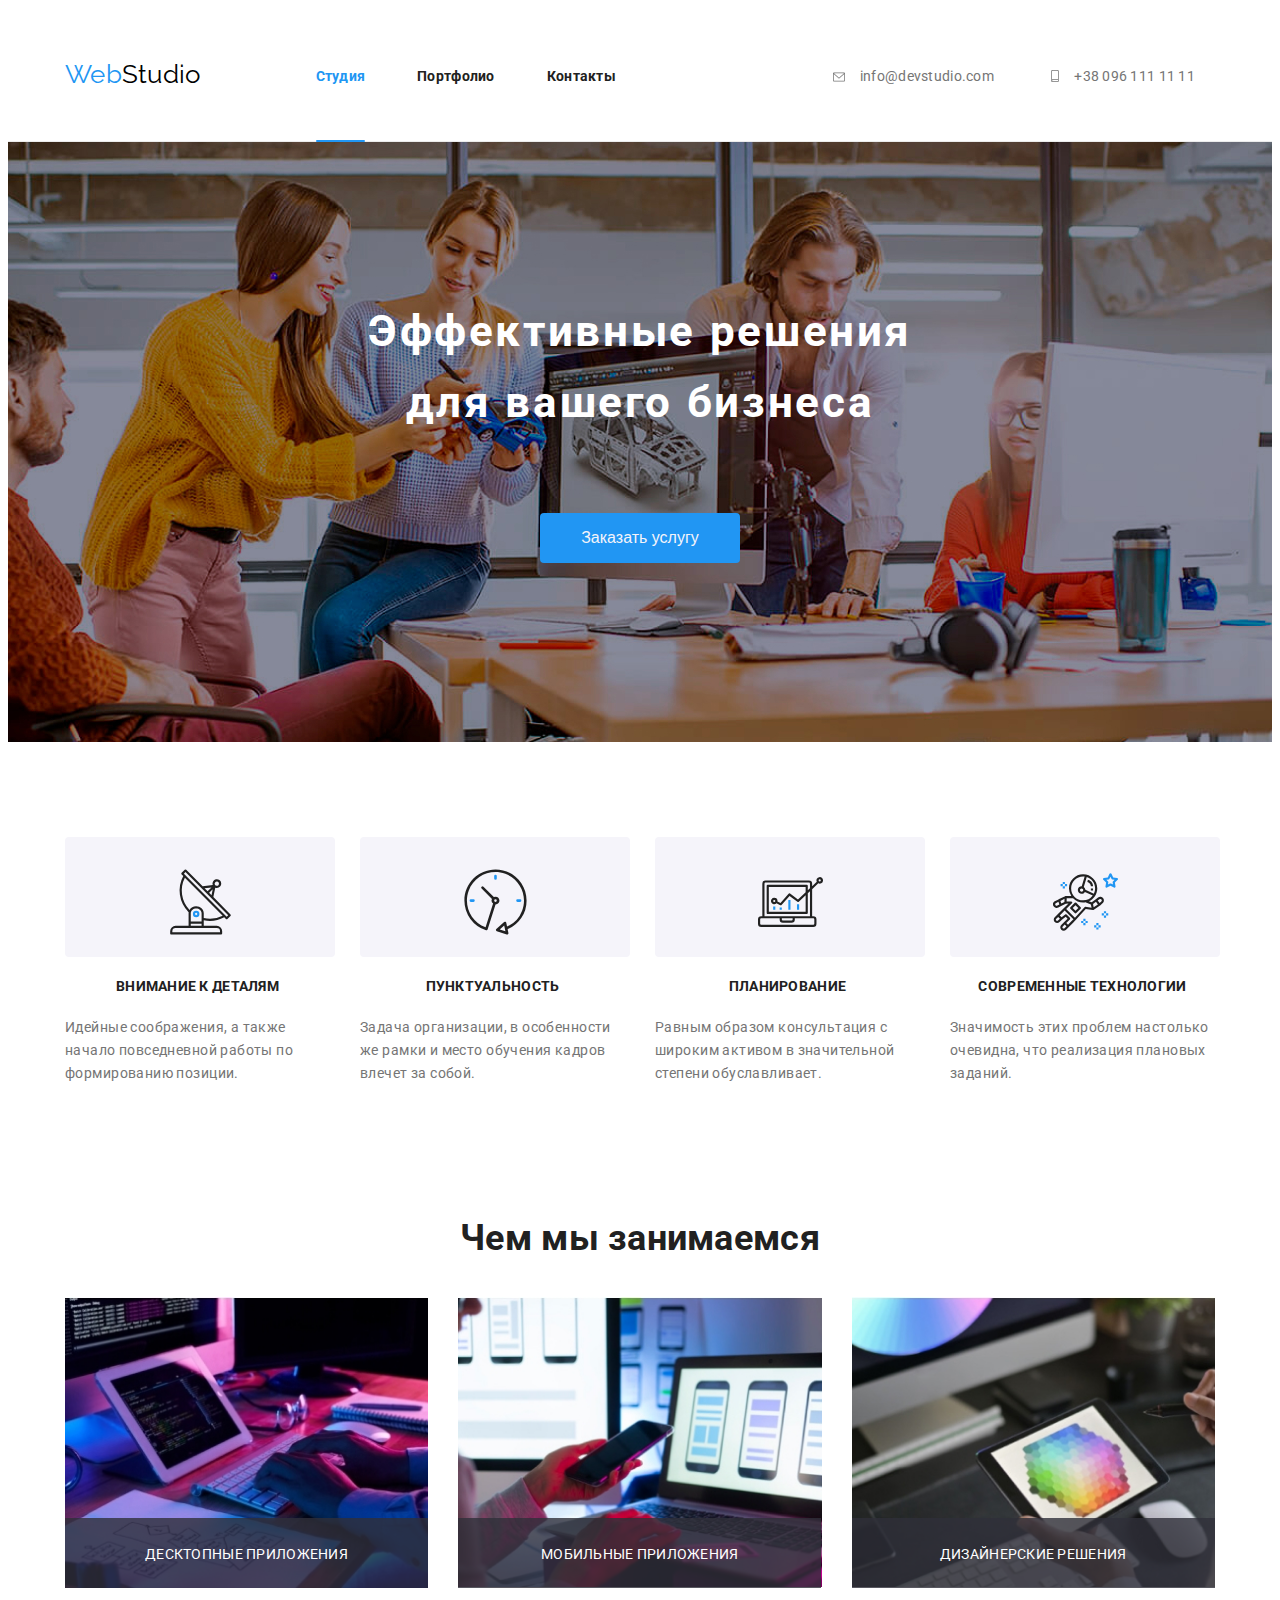
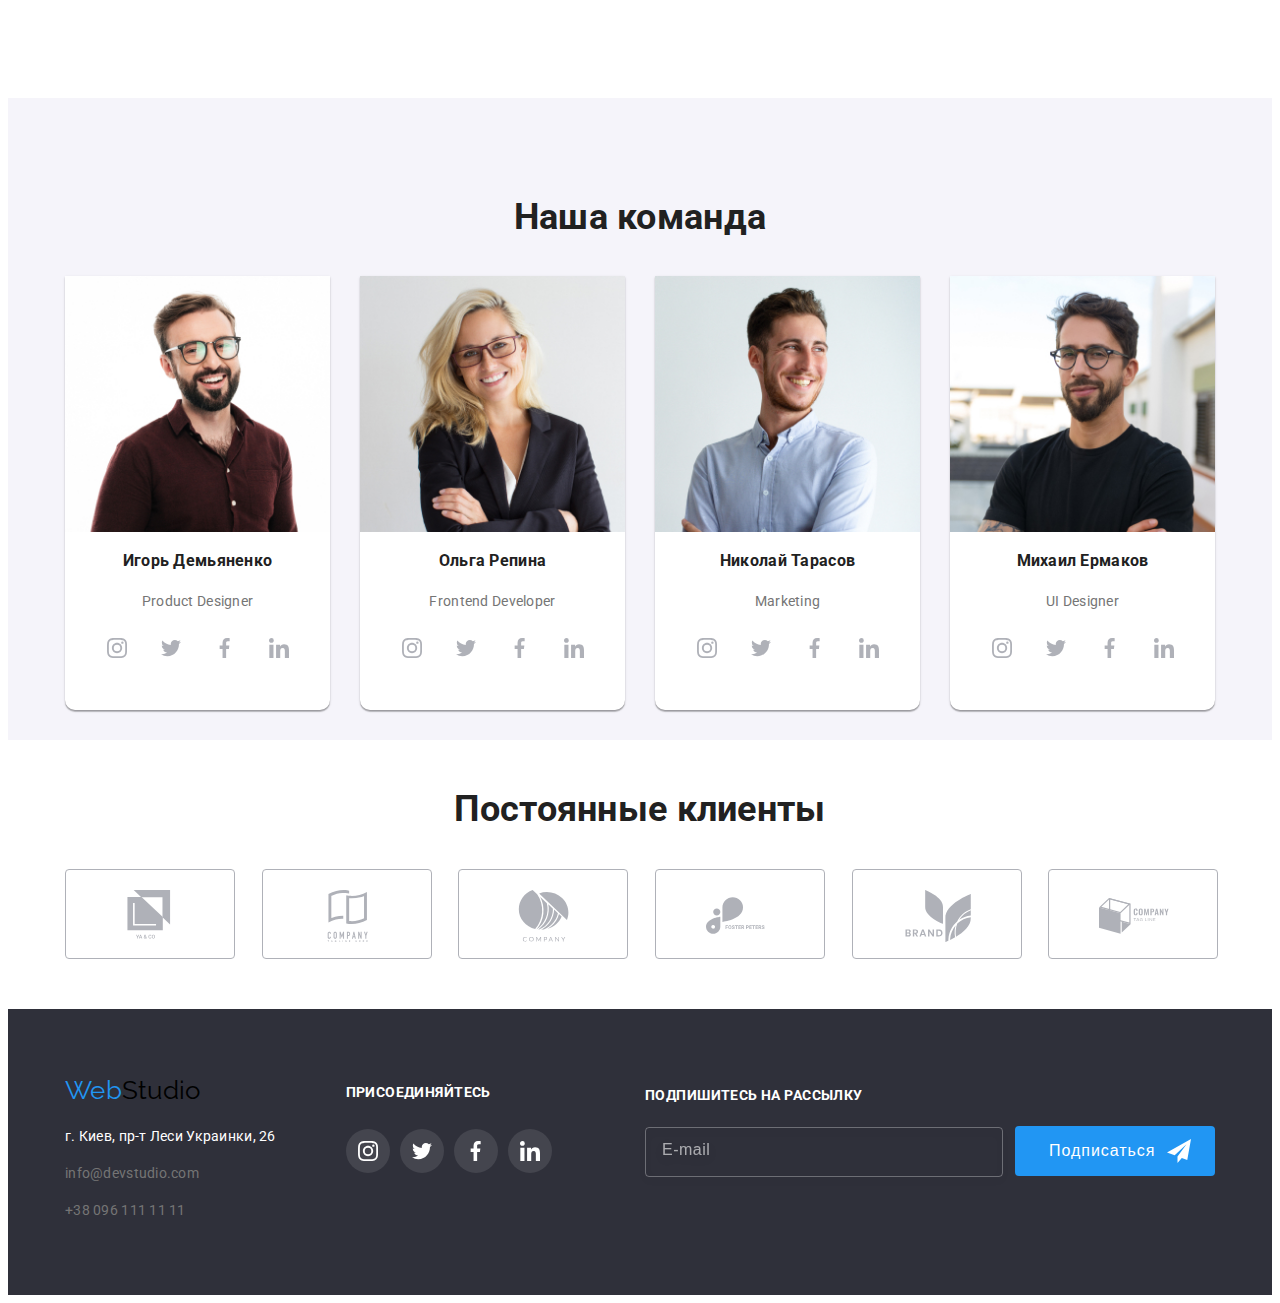
<file: index.html>
<!DOCTYPE html>
<html lang="en">

<head>
    <meta charset="UTF-8">
    <meta name="viewport" content="width=device-width, initial-scale=1.0">
    <title>Web Studio</title>

    <link href="https://fonts.googleapis.com/css2?family=Raleway:wght@700&family=Roboto:wght@400;700&display=swap"
        rel="stylesheet">
    <link rel="stylesheet" href="./sass/utils/_normalize.scss" />
    <link rel="stylesheet" href="./css/main.min.css" />

</head>

<body class="page">
    <header class="page__header">
        <div class="container flexbox">
            <!--site logo-->
            <a class="link" href="./index.html"><span class="logo"><span class="logo__part">Web</span>Studio</span></a>
            <!--mobile menu-->

            <button type="button" class="mobile-menu__btn" aria-expanded="false" data-menu-button>

                <svg aria-label="Переключатель мобильного меню" class="mobile-menu__btn-icon">
                    <use href="./img/speite-for-mobile-menu.svg#close_mobile" class="cross-icon"></use>
                    <use href="./img/speite-for-mobile-menu.svg#menu_mobile" class="menu-icon"></use>
                </svg>
            </button>

            <div class="menu__container" data-menu>

                <div class="menu-navigation">
                    <nav class="navigation">
                        <ul class="list menu">
                            <li class="menu__item">
                                <a class="link" href="./index.html">
                                    <span class="menu__item--active menu--main">Студия</span>
                                </a>
                            </li>
                            <li class="menu__item">
                                <a class="link menu--main" href="./portfolio.html">
                                    <span class="menu--main">Портфолио</span>
                                </a>
                            </li>
                            <li class="menu__item">
                                <a class="link" href="./contact">
                                    <span class="menu--main">Контакты</span>
                                </a>
                            </li>
                        </ul>
                    </nav>
                </div>
                <div class="menu-contacts">
                    <ul class="list menu__contacts-block">
                        <li class="menu__item--mobile">
                            <a class="link menu__contacts-item" href="mailto:info@devstudio.com">
                                <svg class="menu__icon-mail">
                                    <use href="./img/symbol-defs.svg#e-mail"></use>
                                </svg>
                                info@devstudio.com </a>
                        </li>
                        <li class="menu__item--mobile">
                            <a class="link menu__contacts-item" href="tel:+380961111111">
                                <svg class="menu__icon-phone">
                                    <use href="./img/symbol-defs.svg#tel"></use>
                                </svg>
                                +38 096 111 11 11
                            </a>
                        </li>
                    </ul>
                </div>
            </div>

        </div>
    </header>
    <main>
        <!--Slidebar-->
        <section class="hero">
            <div class="container flexbox">
                <div class="hero__slidebar">
                    <h1>Эффективные решения<br>для вашего бизнеса</h1>
                    <button class="btn__main" type="button" data-open-modal>Заказать услугу</button>
                </div>
            </div>
        </section>
        <!--Our advantages-->
        <section class="advantages">
            <div class="container">
                <ul class="list advantages__list">
                    <li class="advantages__item">

                        <div class="advantages__icon-bg">
                            <svg class="advantages__icon">
                                <use href="./img/symbol-defs.svg#antenna"></use>
                            </svg>
                        </div>
                        <h4><span class="advantages--title">
                                Внимание к деталям
                            </span></h4>
                        <p class="advantages--content">Идейные соображения, а также начало повседневной работы по
                            формированию позиции.</p>
                    </li>
                    <li class="advantages__item">
                        <div class="advantages__icon-bg">
                            <svg class="advantages__icon">
                                <use href="./img/symbol-defs.svg#clock"></use>
                            </svg>
                        </div>
                        <h4><span class="advantages--title">Пунктуальность</span></h4>
                        <p class="advantages--content">Задача организации, в особенности же рамки и место обучения
                            кадров влечет за собой.</p>
                    </li>
                    <li class="advantages__item">
                        <div class="advantages__icon-bg">
                            <svg class="advantages__icon">
                                <use href="./img/symbol-defs.svg#diagram"></use>
                            </svg>
                        </div>
                        <h4><span class="advantages--title">Планирование</span></h4>
                        <p class="advantages--content">Равным образом консультация с широким активом в значительной
                            степени обуславливает.</p>
                    </li>
                    <li class="advantages__item">
                        <div class="advantages__icon-bg">
                            <svg class="advantages__icon">
                                <use href="./img/symbol-defs.svg#astronaut"></use>
                            </svg>
                        </div>
                        <h4>
                            <span class="advantages--title">Современные технологии</span>
                        </h4>
                        <p class="advantages--content">Значимость этих проблем настолько очевидна, что реализация
                            плановых заданий.</p>

                    </li>
                </ul>
            </div>
        </section>
        <!--What we do-->
        <section class="services">
            <div class="container">
                <h2>Чем мы занимаемся</h2>
                <ul class="list services__list">
                    <li class="services__item">
                        <img src="./img/img-what-we-do-01.jpg" width="370" alt="Десктопные приложения">
                        <div class="services__text  services__title">
                            <span>Десктопные приложения</span>
                        </div>
                    </li>
                    <li class="services__item">
                        <img src="./img/img-what-we-do-02.jpg" width="370" alt="Мобильные приложения">
                        <div class="services__text services__title">
                            <span>Мобильные приложения</span>
                        </div>
                    </li>
                    <li class="services__item">
                        <img src="./img/img-what-we-do-03.jpg" width="370" alt="Дизайнерские решения">
                        <div class="services__text  services__title">
                            <span>Дизайнерские решения</span>
                        </div>
                    </li>
                </ul>
            </div>
        </section>
        <!--Our team-->
        <section class="section team">
            <div class="container">
                <h2>Наша команда</h2>
                <ul class="list team__list">
                    <li class="team__item">
                        <div class="team__name team__card">
                            <picture>
                                <source srcset="./img/desktop/team-01.jpg 1x, ./img/desktop/team-01@2x.jpg 2x"
                                    media="(min-width: 1200px)" />
                                <source srcset="./img/tablet/team-01.jpg 1x, ./img/tablet/team-01@2x.jpg 2x"
                                    media="(min-width: 768px)" />
                                <source srcset="./img/mobile/team-01.jpg 1x, ./img/mobile/team-01@2x.jpg 2x"
                                    media="(max-width: 767px)" />
                                <img src="./img/desktop/team-01.jpg" width="450"
                                    alt="Игорь Демьяненко - Product Designer" />
                            </picture>
                            <h3><span>Игорь Демьяненко</span></h3>
                            <p>Product Designer</p>
                            <div class="sl-card">
                                <ul class="list sl-icon__list">
                                    <li class="sl-icon__item">
                                        <a class="sl-icon__link" href="https://www.instagram.com" target="_blank">
                                            <svg class="sl-icon">
                                                <use href="./img/symbol-defs.svg#instagram"></use>
                                            </svg>
                                        </a>
                                    </li>
                                    <li class="sl-icon__item">
                                        <a class="sl-icon__link" href="https://twitter.com" target="_blank">
                                            <svg class="sl-icon">
                                                <use href="./img/symbol-defs.svg#twitter"></use>
                                            </svg>
                                        </a>
                                    </li>
                                    <li class="sl-icon__item">
                                        <a class="sl-icon__link" href="https://www.facebook.com" target="_blank">
                                            <svg class="sl-icon">
                                                <use href="./img/symbol-defs.svg#facebook"></use>
                                            </svg>
                                        </a>
                                    </li>
                                    <li class="sl-icon__item">
                                        <a class="sl-icon__link" href="https://www.linkedin.com" target="_blank">
                                            <svg class="sl-icon">
                                                <use href="./img/symbol-defs.svg#linkedin"></use>
                                            </svg>
                                        </a>
                                    </li>
                                </ul>

                            </div>
                        </div>
                    </li>
                    <li class="team__item">
                        <div class="team__name team__card">
                            <picture>
                                <source srcset="./img/desktop/team-02.jpg 1x, ./img/desktop/team-02@2x.jpg 2x"
                                    media="(min-width: 1200px)" />
                                <source srcset="./img/tablet/team-02.jpg 1x, ./img/tablet/team-02@2x.jpg 2x"
                                    media="(min-width: 768px)" />
                                <source srcset="./img/mobile/team-02.jpg 1x, ./img/mobile/team-02@2x.jpg 2x"
                                    media="(max-width: 767px)" />
                                <img src="./img/desktop/team-02.jpg" width="450"
                                    alt="Ольга Репина - Frontend Developer" />
                            </picture>

                            <h3><span>Ольга Репина</span></h3>
                            <p>Frontend Developer</p>
                            <div class="sl-card">
                                <ul class="list sl-icon__list">
                                    <li class="sl-icon__item">
                                        <a class="sl-icon__link" href="https://www.instagram.com" target="_blank">
                                            <svg class="sl-icon">
                                                <use href="./img/symbol-defs.svg#instagram"></use>
                                            </svg>
                                        </a>
                                    </li>
                                    <li class="sl-icon__item">
                                        <a class="sl-icon__link" href="https://twitter.com" target="_blank">
                                            <svg class="sl-icon">
                                                <use href="./img/symbol-defs.svg#twitter"></use>
                                            </svg>
                                        </a>
                                    </li>
                                    <li class="sl-icon__item">
                                        <a class="sl-icon__link" href="https://www.facebook.com" target="_blank">
                                            <svg class="sl-icon">
                                                <use href="./img/symbol-defs.svg#facebook"></use>
                                            </svg>
                                        </a>
                                    </li>
                                    <li class="sl-icon__item">
                                        <a class="sl-icon__link" href="https://www.linkedin.com" target="_blank">
                                            <svg class="sl-icon">
                                                <use href="./img/symbol-defs.svg#linkedin"></use>
                                            </svg>
                                        </a>
                                    </li>
                                </ul>

                            </div>
                        </div>
                    </li>
                    <li class="team__item">
                        <div class="team__name team__card">
                            <picture>
                                <source srcset="./img/desktop/team-03.jpg 1x, ./img/desktop/team-03@2x.jpg 2x"
                                    media="(min-width: 1200px)" />
                                <source srcset="./img/tablet/team-03.jpg 1x, ./img/tablet/team-03@2x.jpg 2x"
                                    media="(min-width: 768px)" />
                                <source srcset="./img/mobile/team-03.jpg 1x, ./img/mobile/team-03@2x.jpg 2x"
                                    media="(max-width: 767px)" />
                                <img src="./img/desktop/team-03.jpg" width="450" alt="Николай Тарасов - Marketing" />
                            </picture>

                            <h3><span>Николай Тарасов</span></h3>
                            <p>Marketing</p>
                            <div class="sl-card">
                                <ul class="list sl-icon__list">
                                    <li class="sl-icon__item">
                                        <a class="sl-icon__link" href="https://www.instagram.com" target="_blank">
                                            <svg class="sl-icon">
                                                <use href="./img/symbol-defs.svg#instagram"></use>
                                            </svg>
                                        </a>
                                    </li>
                                    <li class="sl-icon__item">
                                        <a class="sl-icon__link" href="https://twitter.com" target="_blank">
                                            <svg class="sl-icon">
                                                <use href="./img/symbol-defs.svg#twitter"></use>
                                            </svg>
                                        </a>
                                    </li>
                                    <li class="sl-icon__item">
                                        <a class="sl-icon__link" href="https://www.facebook.com" target="_blank">
                                            <svg class="sl-icon">
                                                <use href="./img/symbol-defs.svg#facebook"></use>
                                            </svg>
                                        </a>
                                    </li>
                                    <li class="sl-icon__item">
                                        <a class="sl-icon__link" href="https://www.linkedin.com" target="_blank">
                                            <svg class="sl-icon">
                                                <use href="./img/symbol-defs.svg#linkedin"></use>
                                            </svg>
                                        </a>
                                    </li>
                                </ul>

                            </div>
                        </div>
                    </li>
                    <li class="team__item">
                        <div class="team__name team__card">
                            <picture>
                                <source srcset="./img/desktop/team-04.jpg 1x, ./img/desktop/team-04@2x.jpg 2x"
                                    media="(min-width: 1200px)" />
                                <source srcset="./img/tablet/team-04.jpg 1x, ./img/tablet/team-04@2x.jpg 2x"
                                    media="(min-width: 768px)" />
                                <source srcset="./img/mobile/team-04.jpg 1x, ./img/mobile/team-04@2x.jpg 2x"
                                    media="(max-width: 767px)" />
                                <img src="./img/desktop/team-04.jpg" width="450" alt="Михаил Ермаков - UI Designer" />
                            </picture>

                            <h3><span>Михаил Ермаков</span></h3>
                            <p>UI Designer</p>
                            <div class="sl-card">
                                <ul class="list sl-icon__list">
                                    <li class="sl-icon__item">
                                        <a class="sl-icon__link" href="https://www.instagram.com" target="_blank">
                                            <svg class="sl-icon">
                                                <use href="./img/symbol-defs.svg#instagram"></use>
                                            </svg>
                                        </a>
                                    </li>
                                    <li class="sl-icon__item">
                                        <a class="sl-icon__link" href="https://twitter.com" target="_blank">
                                            <svg class="sl-icon">
                                                <use href="./img/symbol-defs.svg#twitter"></use>
                                            </svg>
                                        </a>
                                    </li>
                                    <li class="sl-icon__item">
                                        <a class="sl-icon__link" href="https://www.facebook.com" target="_blank">
                                            <svg class="sl-icon">
                                                <use href="./img/symbol-defs.svg#facebook"></use>
                                            </svg>
                                        </a>
                                    </li>
                                    <li class="sl-icon__item">
                                        <a class="sl-icon__link" href="https://www.linkedin.com" target="_blank">
                                            <svg class="sl-icon">
                                                <use href="./img/symbol-defs.svg#linkedin"></use>
                                            </svg>
                                        </a>
                                    </li>
                                </ul>

                            </div>
                        </div>
                    </li>
                </ul>
            </div>
        </section>
        <!--Regular customers-->
        <section class="customers">
            <div class="container">
                <h2 class="customers-title">Постоянные клиенты</h2>
                <ul class="list customers__list">
                    <li class="customers__item">
                        <a class="customers__link" href="#">
                            <svg class="customers__logo">
                                <use href="./img/sprite-customers.svg#customers-logo-01"></use>
                            </svg>
                        </a>
                    </li>
                    <li class="customers__item">
                        <a class="customers__link" href="">
                            <svg class="customers__logo">
                                <use href="./img/sprite-customers.svg#customers-logo-02"></use>
                            </svg>
                        </a>
                    </li>
                    <li class="customers__item">
                        <a class="customers__link" href="#">
                            <svg class="customers__logo">
                                <use href="./img/sprite-customers.svg#customers-logo-03"></use>
                            </svg>
                        </a>
                    </li>
                    <li class="customers__item">
                        <a class="customers__link" href="#">
                            <svg class="customers__logo">
                                <use href="./img/sprite-customers.svg#customers-logo-04"></use>
                            </svg>
                        </a>
                    </li>
                    <li class="customers__item">
                        <a class="customers__link" href="#">
                            <svg class="customers__logo">
                                <use href="./img/sprite-customers.svg#customers-logo-05"></use>
                            </svg>
                        </a>
                    </li>
                    <li class="customers__item">
                        <a class="customers__link" href="#">
                            <svg class="customers__logo">
                                <use href="./img/sprite-customers.svg#customers-logo-06"></use>
                            </svg>
                        </a>
                    </li>
                </ul>
            </div>
        </section>
    </main>

    <footer>
        <div class="container flexbox footer">
            <address class="address">

                <a class="link" href="./index.html">
                    <span class="logo"><span class="logo__part">Web</span>Studio</span>
                </a>
                <p>
                    <span class="address__text">г. Киев, пр-т Леси Украинки, 26</span>
                </p>
                <p>
                    <a class="link" href="mailto:info@devstudio.com">
                        <span class="address__text-link">info@devstudio.com</span>
                    </a>
                </p>
                <p>
                    <a class="link" href="tel:+380961111111">
                        <span class="address__text-link">+38 096 111 11 11</span>
                    </a>
                </p>

            </address>
            <div class="container sl">
                <span class="sl__title">присоединяйтесь</span>
                <ul class="list sl__list">
                    <li class="sl-icon__item">
                        <a class="sl__footer-link" href="https://www.instagram.com" target="_blank">
                            <svg class="sl__footer-icon">
                                <use href="./img/symbol-defs.svg#instagram"></use>
                            </svg>
                        </a>
                    </li>
                    <li class="sl-icon__item">
                        <a class="sl__footer-link" href="https://twitter.com" target="_blank">
                            <svg class="sl__footer-icon">
                                <use href="./img/symbol-defs.svg#twitter"></use>
                            </svg>
                        </a>
                    </li>
                    <li class="sl-icon__item">
                        <a class="sl__footer-link" href="https://www.facebook.com" target="_blank">
                            <svg class="sl__footer-icon">
                                <use href="./img/symbol-defs.svg#facebook"></use>
                            </svg>
                        </a>
                    </li>
                    <li class="sl-icon__item">
                        <a class="sl__footer-link" href="https://www.linkedin.com" target="_blank">
                            <svg class="sl__footer-icon">
                                <use href="./img/symbol-defs.svg#linkedin"></use>
                            </svg>
                        </a>
                    </li>
                </ul>

            </div>
            <div>
                <form class="form-footer">
                    <label>
                        <span class="form-footer__title">Подпишитесь на рассылку</span>
                        <div class="form-footer__field">
                            <input type="email" name="user-email" class="form-footer--hint" placeholder="E-mail" />
                        </div>
                    </label>
                    <button type="submit" class="btn__submit">
                        <span class="btn__submit-text">Подписаться</span>
                        <svg class="form-footer__icon">
                            <use href="./img/speite-for-forms.svg#modal-send-icon"></use>
                        </svg>
                    </button>
                </form>
            </div>
        </div>

    </footer>
    <div class="backdrop is-hidden" data-backdrop>
        <!--<div class="backdrop" data-backdrop>-->
        <div class="container">
            <div class="modal">
                <button class="modal__btn" data-close-modal>
                    <svg class="modal__btn-close">
                        <use href="./img/speite-for-forms.svg#btn-close"></use>
                    </svg>
                </button>

                <form class="feedback-form">
                    <div class="feedback-form__title">Оставьте свои данные, мы вам перезвоним</div>
                    <label for="user-name" class="feedback-form__field--label">
                        <span class="feedback-form__field--title">Имя</span>
                        <div class="feedback-form__field">
                            <input type="text" name="user-name" id="user-name" class="feedback-form__input" required />
                            <svg class="feedback-form__icon">
                                <use href="./img/speite-for-forms.svg#modal-name-icon"></use>
                            </svg>
                        </div>
                    </label>
                    <label for="user-phone" class="feedback-form__field--label">
                        <span class="feedback-form__field--title">Телефон</span>
                        <div class="feedback-form__field">
                            <input type="tel" name="user-phone" id="user-phone" class="feedback-form__input" required />
                            <svg class="feedback-form__icon">
                                <use href="./img/speite-for-forms.svg#modal-phone-icon"></use>
                            </svg>
                        </div>
                    </label>
                    <label for="user-email" class="feedback-form__field--label">
                        <span class="feedback-form__field--title">Почта</span>
                        <div class="feedback-form__field">
                            <input type="email" name="user-email" id="user-email" class="feedback-form__input"
                                required />
                            <svg class="feedback-form__icon">
                                <use href="./img/speite-for-forms.svg#modal-mail-icon"></use>
                            </svg>
                        </div>
                    </label>
                    <label>
                        <span class="feedback-form__field--title">Комментарий</span>
                        <div class="feedback-form__field-message">
                            <textarea name="user-message" class="feedback-form__field-message--comment"
                                placeholder="Введите текст" rows="3"></textarea>
                        </div>
                    </label>
                    <div class="modal-checkbox">
                        <label for="checkbox" class="modal-checkbox__label">

                            <input type="checkbox" class="checkbox is-hidden" id="checkbox" checked />

                            <svg class="modal-checkbox__icon">
                                <use href="./img/speite-for-forms.svg#modal-yes-icon"></use>
                            </svg>

                            <div class="modal-checkbox__agree">Соглашаюсь с рассылкой и принимаю
                                <a class="modal-checkbox--text" href=""><span
                                        class="modal-checkbox--link-agree"><u>Условия договора</u></span></a>
                            </div>
                        </label>
                    </div>

                    <button type="submit" class="feedback-form__btn-submit">
                        <span class="feedback-form__btn-submit-text">Отправить</span></button>
                </form>
            </div>
        </div>
    </div>
    <script>
        const refs = {
            openModalBtn: document.querySelector("[data-open-modal]"),
            closeModalBtn: document.querySelector("[data-close-modal]"),
            backdrop: document.querySelector("[data-backdrop]"),
        };
        refs.openModalBtn.addEventListener("click", toggleModal);
        refs.closeModalBtn.addEventListener("click", toggleModal);

        refs.backdrop.addEventListener("click", logBackdropClick);

        function toggleModal() {
            refs.backdrop.classList.toggle("is-hidden");
        }
        function logBackdropClick() {
            console.log("Click");
        }

    </script>
    <script>
        (() => {
            const menuBtnRef = document.querySelector(" [data-menu-button] ");
            const mobileMenuRef = document.querySelector(" [data-menu] ");
            menuBtnRef.addEventListener("click", () => {
                const expanded = menuBtnRef.getAttribute("aria-expanded") === "true" || false;

                menuBtnRef.classList.toggle("is-open");
                menuBtnRef.setAttribute("aria-expanded", !expanded);

                mobileMenuRef.classList.toggle("is-open");

            })
        })();
    </script>
</body>

</html>
</file>
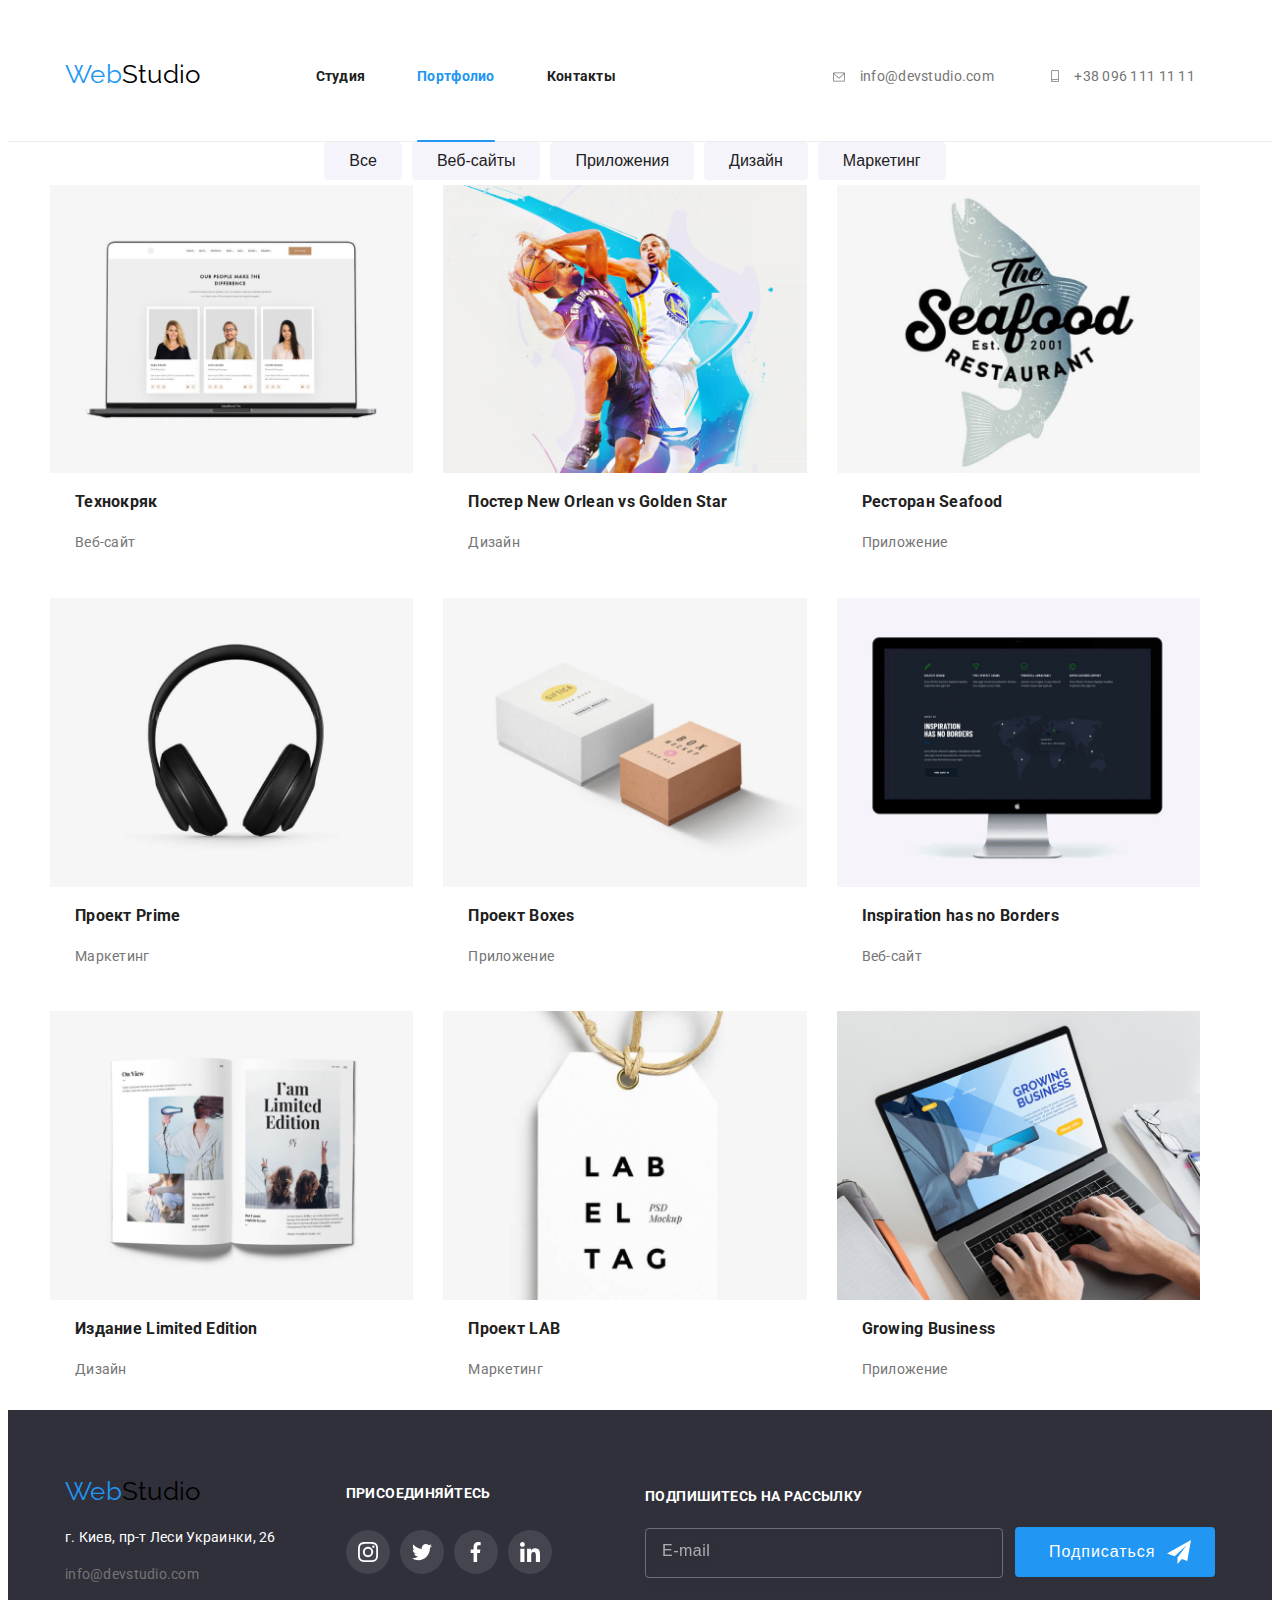
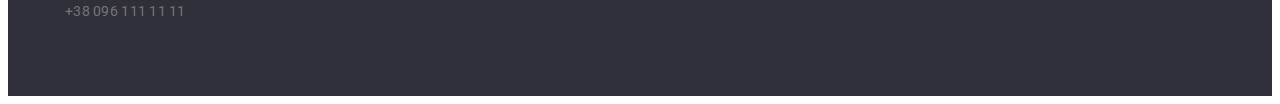
<file: portfolio.html>
<!DOCTYPE html>
<html lang="en">

<head>
    <meta charset="UTF-8">
    <meta name="viewport" content="width=device-width, initial-scale=1.0">
    <title>Web Studio</title>
    <link href="https://fonts.googleapis.com/css2?family=Raleway:wght@700&family=Roboto:wght@400;700&display=swap"
        rel="stylesheet">
    <link rel="stylesheet" href="./sass/utils/_normalize.scss" />
    <link rel="stylesheet" href="./css/main.min.css" />

</head>

<body>
    <header class="page__header">
        <div class="container flexbox">
            <!--site logo-->
            <a class="link" href="./index.html"><span class="logo"><span class="logo__part">Web</span>Studio</span></a>
            <!--mobile menu-->

            <button type="button" class="mobile-menu__btn" aria-expanded="false" data-menu-button>

                <svg aria-label="Переключатель мобильного меню" class="mobile-menu__btn-icon">
                    <use href="./img/speite-for-mobile-menu.svg#close_mobile" class="cross-icon"></use>
                    <use href="./img/speite-for-mobile-menu.svg#menu_mobile" class="menu-icon"></use>
                </svg>
            </button>

            <div class="menu__container" data-menu>

                <div class="menu-navigation">
                    <nav class="navigation">
                        <ul class="list menu">
                            <li class="menu__item">
                                <a class="link" href="./index.html">
                                    <span class="menu--main">Студия</span>
                                </a>
                            </li>
                            <li class="menu__item">
                                <a class="link menu--main" href="./portfolio.html">
                                    <span class="menu__item--active menu--main">Портфолио</span>
                                </a>
                            </li>
                            <li class="menu__item">
                                <a class="link" href="./contact">
                                    <span class="menu--main">Контакты</span>
                                </a>
                            </li>
                        </ul>
                    </nav>
                </div>
                <div class="menu-contacts">
                    <ul class="list menu__contacts-block">
                        <li class="menu__item--mobile">
                            <a class="link menu__contacts-item" href="mailto:info@devstudio.com">
                                <svg class="menu__icon-mail">
                                    <use href="./img/symbol-defs.svg#e-mail"></use>
                                </svg>
                                info@devstudio.com </a>
                        </li>
                        <li class="menu__item--mobile">
                            <a class="link menu__contacts-item" href="tel:+380961111111">
                                <svg class="menu__icon-phone">
                                    <use href="./img/symbol-defs.svg#tel"></use>
                                </svg>
                                +38 096 111 11 11
                            </a>
                        </li>
                    </ul>
                </div>
            </div>

        </div>
    </header>
    <main>
        <div class="content">
            <!--Sorter-->
            <section class="container">

                <div class="sorter">
                    <ul class="list sorter">
                        <li>
                            <button type="button" class="btn">Все</button>
                        </li>
                        <li>
                            <button type="button" class="btn">Веб-сайты</button>
                        </li>
                        <li>
                            <button type="button" class="btn">Приложения</button>
                        </li>
                        <li>
                            <button type="button" class="btn">Дизайн</button>
                        </li>
                        <li>
                            <button type="button" class="btn">Маркетинг</button>
                        </li>
                    </ul>
                </div>

            </section>

            <section>
                <div class="container">
                    <ul class="list projects">
                        <li class="projects__item">
                            <div class="project__card">
                                <div class="project__img">
                                    <picture>
                                        <source
                                            srcset="./img/desktop/portfolio-projects-img-01.jpg 1x, ./img/desktop/portfolio-projects-img-01@2x.jpg 2x"
                                            media="(min-width: 1200px)" />
                                        <source
                                            srcset="./img/tablet/portfolio-projects-img-01.jpg 1x, ./img/tablet/portfolio-projects-img-01@2x.jpg 2x"
                                            media="(min-width: 768px)" />
                                        <source
                                            srcset="./img/mobile/portfolio-projects-img-01.jpg 1x, ./img/mobile/portfolio-projects-img-01@2x.jpg 2x"
                                            media="(max-width: 767px)" />
                                        <img src="./img/desktop/portfolio-projects-img-01.jpg" width="450"
                                            alt="Технокряк" />
                                    </picture>

                                    <div class="project__overlay">
                                        <p class="project__overlay-text">Технокряк это современная площадка
                                            распространения коронавируса. Компании
                                            используют эту платформу для цифрового
                                            шпионажа и атак на защищённые сервера конкурентов.</p>
                                    </div>
                                </div>
                                <div class="project__caption">
                                    <h3>Технокряк</h3>
                                    <p>Веб-сайт</p>
                                </div>
                            </div>
                        </li>
                        <li class="projects__item">
                            <div class="project__card">
                                <div class="project__img">
                                    <picture>
                                        <source
                                            srcset="./img/desktop/portfolio-projects-img-02.jpg 1x, ./img/desktop/portfolio-projects-img-02@2x.jpg 2x"
                                            media="(min-width: 1200px)" />
                                        <source
                                            srcset="./img/tablet/portfolio-projects-img-02.jpg 1x, ./img/tablet/portfolio-projects-img-02@2x.jpg 2x"
                                            media="(min-width: 768px)" />
                                        <source
                                            srcset="./img/mobile/portfolio-projects-img-02.jpg 1x, ./img/mobile/portfolio-projects-img-02@2x.jpg 2x"
                                            media="(max-width: 767px)" />
                                        <img src="./img/desktop/portfolio-projects-img-02.jpg" width="450"
                                            alt="Постер New Orlean vs Golden Star" />
                                    </picture>

                                </div>
                                <div class="project__caption">
                                    <h3>Постер New Orlean vs Golden Star</h3>
                                    <p>Дизайн</p>
                                </div>
                            </div>
                        </li>
                        <li class="projects__item">
                            <div class="project__card">
                                <div class="project__img">
                                    <picture>
                                        <source
                                            srcset="./img/desktop/portfolio-projects-img-03.jpg 1x, ./img/desktop/portfolio-projects-img-03@2x.jpg 2x"
                                            media="(min-width: 1200px)" />
                                        <source
                                            srcset="./img/tablet/portfolio-projects-img-03.jpg 1x, ./img/tablet/portfolio-projects-img-03@2x.jpg 2x"
                                            media="(min-width: 768px)" />
                                        <source
                                            srcset="./img/mobile/portfolio-projects-img-03.jpg 1x, ./img/mobile/portfolio-projects-img-03@2x.jpg 2x"
                                            media="(max-width: 767px)" />
                                        <img src="./img/desktop/portfolio-projects-img-03.jpg" width="450"
                                            alt="Ресторан Seafood" />
                                    </picture>

                                </div>
                                <div class="project__caption">
                                    <h3>Ресторан Seafood</h3>
                                    <p>Приложение</p>
                                </div>
                            </div>
                        </li>
                        <li class="projects__item">
                            <div class="project__card">
                                <div class="project__img">
                                    <picture>
                                        <source
                                            srcset="./img/desktop/portfolio-projects-img-04.jpg 1x, ./img/desktop/portfolio-projects-img-04@2x.jpg 2x"
                                            media="(min-width: 1200px)" />
                                        <source
                                            srcset="./img/tablet/portfolio-projects-img-04.jpg 1x, ./img/tablet/portfolio-projects-img-04@2x.jpg 2x"
                                            media="(min-width: 768px)" />
                                        <source
                                            srcset="./img/mobile/portfolio-projects-img-04.jpg 1x, ./img/mobile/portfolio-projects-img-04@2x.jpg 2x"
                                            media="(max-width: 767px)" />
                                        <img src="./img/desktop/portfolio-projects-img-04.jpg" width="450"
                                            alt="Проект Prime" />
                                    </picture>

                                </div>
                                <div class="project__caption">
                                    <h3>Проект Prime</h3>
                                    <p>Маркетинг</p>
                                </div>
                            </div>
                        </li>
                        <li class="projects__item">
                            <div class="project__card">
                                <div class="project__img">
                                    <picture>
                                        <source
                                            srcset="./img/desktop/portfolio-projects-img-05.jpg 1x, ./img/desktop/portfolio-projects-img-05@2x.jpg 2x"
                                            media="(min-width: 1200px)" />
                                        <source
                                            srcset="./img/tablet/portfolio-projects-img-05.jpg 1x, ./img/tablet/portfolio-projects-img-05@2x.jpg 2x"
                                            media="(min-width: 768px)" />
                                        <source
                                            srcset="./img/mobile/portfolio-projects-img-05.jpg 1x, ./img/mobile/portfolio-projects-img-05@2x.jpg 2x"
                                            media="(max-width: 767px)" />
                                        <img src="./img/desktop/portfolio-projects-img-05.jpg" width="450"
                                            alt="Проект Boxes" />
                                    </picture>

                                </div>
                                <div class="project__caption">
                                    <h3>Проект Boxes</h3>
                                    <p>Приложение</p>
                                </div>
                            </div>
                        </li>
                        <li class="projects__item">
                            <div class="project__card">
                                <div class="project__img">
                                    <picture>
                                        <source
                                            srcset="./img/desktop/portfolio-projects-img-06.jpg 1x, ./img/desktop/portfolio-projects-img-06@2x.jpg 2x"
                                            media="(min-width: 1200px)" />
                                        <source
                                            srcset="./img/tablet/portfolio-projects-img-06.jpg 1x, ./img/tablet/portfolio-projects-img-06@2x.jpg 2x"
                                            media="(min-width: 768px)" />
                                        <source
                                            srcset="./img/mobile/portfolio-projects-img-06.jpg 1x, ./img/mobile/portfolio-projects-img-06@2x.jpg 2x"
                                            media="(max-width: 767px)" />
                                        <img src="./img/desktop/portfolio-projects-img-06.jpg" width="450"
                                            alt="Inspiration has no Borders" />
                                    </picture>

                                </div>
                                <div class="project__caption">
                                    <h3>Inspiration has no Borders</h3>
                                    <p>Веб-сайт</p>
                                </div>
                            </div>
                        </li>
                        <li class="projects__item">
                            <div class="project__card">
                                <div class="project__img">
                                    <picture>
                                        <source
                                            srcset="./img/desktop/portfolio-projects-img-07.jpg 1x, ./img/desktop/portfolio-projects-img-07@2x.jpg 2x"
                                            media="(min-width: 1200px)" />
                                        <source
                                            srcset="./img/tablet/portfolio-projects-img-07.jpg 1x, ./img/tablet/portfolio-projects-img-07@2x.jpg 2x"
                                            media="(min-width: 768px)" />
                                        <source
                                            srcset="./img/mobile/portfolio-projects-img-07.jpg 1x, ./img/mobile/portfolio-projects-img-07@2x.jpg 2x"
                                            media="(max-width: 767px)" />
                                        <img src="./img/desktop/portfolio-projects-img-07.jpg" width="450"
                                            alt="Издание Limited Edition" />
                                    </picture>

                                </div>
                                <div class="project__caption">
                                    <h3>Издание Limited Edition</h3>
                                    <p>Дизайн</p>
                                </div>
                            </div>
                        </li>
                        <li class="projects__item">
                            <div class="project__card">
                                <div class="project__img">
                                    <picture>
                                        <source
                                            srcset="./img/desktop/portfolio-projects-img-08.jpg 1x, ./img/desktop/portfolio-projects-img-08@2x.jpg 2x"
                                            media="(min-width: 1200px)" />
                                        <source
                                            srcset="./img/tablet/portfolio-projects-img-08.jpg 1x, ./img/tablet/portfolio-projects-img-08@2x.jpg 2x"
                                            media="(min-width: 768px)" />
                                        <source
                                            srcset="./img/mobile/portfolio-projects-img-08.jpg 1x, ./img/mobile/portfolio-projects-img-08@2x.jpg 2x"
                                            media="(max-width: 767px)" />
                                        <img src="./img/desktop/portfolio-projects-img-08.jpg" width="450"
                                            alt="Проект LAB" />
                                    </picture>

                                </div>
                                <div class="project__caption">
                                    <h3>Проект LAB</h3>
                                    <p>Маркетинг</p>
                                </div>
                            </div>
                        </li>
                        <li class="projects__item">
                            <div class="project__card">
                                <div class="project__img">
                                    <picture>
                                        <source
                                            srcset="./img/desktop/portfolio-projects-img-09.jpg 1x, ./img/desktop/portfolio-projects-img-09@2x.jpg 2x"
                                            media="(min-width: 1200px)" />
                                        <source
                                            srcset="./img/tablet/portfolio-projects-img-09.jpg 1x, ./img/tablet/portfolio-projects-img-09@2x.jpg 2x"
                                            media="(min-width: 768px)" />
                                        <source
                                            srcset="./img/mobile/portfolio-projects-img-09.jpg 1x, ./img/mobile/portfolio-projects-img-09@2x.jpg 2x"
                                            media="(max-width: 767px)" />
                                        <img src="./img/desktop/portfolio-projects-img-09.jpg" width="450"
                                            alt="Growing Business" />
                                    </picture>

                                </div>
                                <div class="project__caption">
                                    <h3>Growing Business</h3>
                                    <p>Приложение</p>
                                </div>
                            </div>
                        </li>
                    </ul>
                </div>
            </section>
        </div>
    </main>
    <footer>
        <div class="container flexbox footer">
            <address class="address">

                <a class="link" href="./index.html">
                    <span class="logo"><span class="logo__part">Web</span>Studio</span>
                </a>
                <p>
                    <span class="address__text">г. Киев, пр-т Леси Украинки, 26</span>
                </p>
                <p>
                    <a class="link" href="mailto:info@devstudio.com">
                        <span class="address__text-link">info@devstudio.com</span>
                    </a>
                </p>
                <p>
                    <a class="link" href="tel:+380961111111">
                        <span class="address__text-link">+38 096 111 11 11</span>
                    </a>
                </p>

            </address>
            <div class="container sl">
                <span class="sl__title">присоединяйтесь</span>
                <ul class="list sl__list">
                    <li class="sl-icon__item">
                        <a class="sl__footer-link" href="https://www.instagram.com" target="_blank">
                            <svg class="sl__footer-icon">
                                <use href="./img/symbol-defs.svg#instagram"></use>
                            </svg>
                        </a>
                    </li>
                    <li class="sl-icon__item">
                        <a class="sl__footer-link" href="https://twitter.com" target="_blank">
                            <svg class="sl__footer-icon">
                                <use href="./img/symbol-defs.svg#twitter"></use>
                            </svg>
                        </a>
                    </li>
                    <li class="sl-icon__item">
                        <a class="sl__footer-link" href="https://www.facebook.com" target="_blank">
                            <svg class="sl__footer-icon">
                                <use href="./img/symbol-defs.svg#facebook"></use>
                            </svg>
                        </a>
                    </li>
                    <li class="sl-icon__item">
                        <a class="sl__footer-link" href="https://www.linkedin.com" target="_blank">
                            <svg class="sl__footer-icon">
                                <use href="./img/symbol-defs.svg#linkedin"></use>
                            </svg>
                        </a>
                    </li>
                </ul>

            </div>
            <div>
                <form class="form-footer">
                    <label>
                        <span class="form-footer__title">Подпишитесь на рассылку</span>
                        <div class="form-footer__field">
                            <input type="email" name="user-email" class="form-footer--hint" placeholder="E-mail" />
                        </div>
                    </label>
                    <button type="submit" class="btn__submit">
                        <span class="btn__submit-text">Подписаться</span>
                        <svg class="form-footer__icon">
                            <use href="./img/speite-for-forms.svg#modal-send-icon"></use>
                        </svg>
                    </button>
                </form>
            </div>
        </div>

    </footer>

    <script>
        (() => {
            const menuBtnRef = document.querySelector(" [data-menu-button] ");
            const mobileMenuRef = document.querySelector(" [data-menu] ");
            menuBtnRef.addEventListener("click", () => {
                const expanded = menuBtnRef.getAttribute("aria-expanded") === "true" || false;

                menuBtnRef.classList.toggle("is-open");
                menuBtnRef.setAttribute("aria-expanded", !expanded);

                mobileMenuRef.classList.toggle("is-open");

            })
        })();
    </script>
</body>

</html>
</file>
<file: css/main.min.css>
html{box-sizing:border-box}*,*::before,*::after{box-sizing:inherit}body{color:#757575;background-color:#fff;font-family:"Roboto", sans-serif;font-size:14px;font-weight:400;line-height:1.625;letter-spacing:0.02em}img{display:block;max-width:100%;height:auto}.link{text-decoration:none}.link:hover,.link:focus{color:#2196f3;transition:250ms cubic-bezier(0.4, 0, 0.2, 1)}textarea{resize:none;border:0px}.container{width:100%;padding-left:15px;padding-right:15px;margin-right:auto;margin-left:auto}@media (min-width: 480px){.container{width:480px}}@media (min-width: 768px){.container{width:768px}}@media (min-width: 1200px){.container{width:1200px;padding-left:25px;padding-right:25px}}.section{padding-top:110px}.flexbox{display:block}@media (min-width: 480px){.flexbox{display:block}}@media (min-width: 768px){.flexbox{display:block}}@media (min-width: 1200px){.flexbox{display:flex}}.list{list-style-type:none;margin:0;padding:0}h1{font-size:44px;color:#fff;letter-spacing:0.06em}@media (max-width: 479px){h1{font-size:26px}}@media (min-width: 480px){h1{font-size:26px}}@media (min-width: 768px){h1{font-size:26px}}@media (min-width: 1200px){h1{font-size:44px}}h2{font-size:36px;color:#212121;text-align-last:center}@media screen and (max-width: 1199px){h2{font-size:28px}}h3{font-size:16px;color:#212121}h4{font-size:14px;color:#212121}.page__header{position:relative;padding-top:30px;padding-bottom:30px;border-bottom:1px solid #ececec}.page__header .flexbox{justify-content:flex-end;align-items:center}.logo{font-family:"Raleway", sans-serif;font-size:26px;color:#000;font-style:normal;margin-right:95px}@media screen and (max-width: 1199px){.logo{margin-right:0px}}.logo__part{font-family:"Raleway", sans-serif;font-size:26px;color:#2196f3}.menu{display:flex}@media screen and (max-width: 767px){.menu{display:block}}.menu__contacts-block{display:block;text-align:left}@media screen and (max-width: 767px){.menu__contacts-block{text-align:center}}@media screen and (min-width: 1199px){.menu__contacts-block{display:flex}}.navigation{display:flex;align-items:center;margin-right:auto}@media screen and (max-width: 767px){.navigation{display:block}}.menu--main:hover,.menu--main:focus,.contacts-item:hover,.contacts-item:focus,.link:hover,.link:focus{color:#2196f3;transition:250ms cubic-bezier(0.4, 0, 0.2, 1)}.menu--main{color:#212121;font-weight:700;font-size:14px}.menu__item:not(:last-child){margin-right:52px}@media screen and (max-width: 767px){.menu__item:not(:last-child){margin-right:0px}}@media screen and (max-width: 767px){.menu__item{margin-bottom:52px}}.menu__item--mobile:not(:last-child){margin-right:55px}@media screen and (max-width: 1199px){.menu__item--mobile:not(:last-child){margin-right:0px}}@media screen and (max-width: 767px){.menu__item{margin-bottom:25px}}.menu__item--active{color:#2196f3}.menu__item--active{position:relative}.menu__item--active::after{content:"";position:absolute;left:0;bottom:-43px;top:72px;width:100%;height:2px;background-color:#2196f3;border-radius:2px;transition:250ms cubic-bezier(0.4, 0, 0.2, 1)}@media screen and (max-width: 767px){.menu__item--active::after{bottom:0px;top:25px}}@media screen and (min-width: 767px) and (max-width: 1199px){.menu__item--active::after{bottom:0px;top:67px}}.menu__contacts-item{color:#757575;font-weight:400;font-size:14px;line-height:16px;letter-spacing:0.02em}.menu__icon-mail{width:16px;height:12px;margin-bottom:-2px;margin-right:10px;fill:#757575}.menu__icon-phone{width:12px;height:16px;margin-bottom:-3px;margin-right:10px;fill:#757575}.menu__contacts-item:hover .menu__icon-phone{fill:#2196f3}.menu__contacts-item:hover .menu__icon-mail{fill:#2196f3}.mobile-menu__btn{position:absolute;right:24px;top:30px;display:block;margin:0;padding:0;border:0px;background-color:transparent}@media screen and (min-width: 767px){.mobile-menu__btn{display:none}}.mobile-menu__btn-icon{width:40px;height:40px}.mobile-menu__btn-icon:hover,.mobile-menu__btn-icon:focus{fill:#2196f3;transition:250ms cubic-bezier(0.4, 0, 0.2, 1)}.mobile-menu__btn .cross-icon{display:none}.mobile-menu__btn.is-open .cross-icon{display:block}.mobile-menu__btn.is-open .menu-icon{display:none}.menu__container{background-color:white;padding:20px;text-align:center;font-size:20px;z-index:3}@media screen and (max-width: 767px){.menu__container{display:none;position:absolute;top:100%;left:0;width:100%}.menu__container.is-open{display:block}}@media screen and (min-width: 767px) and (max-width: 1199px){.menu__container{display:flex;margin-top:-53px;justify-content:flex-end;padding-left:15px;padding-right:15px;padding-top:0px;padding-bottom:0px;align-items:center}}@media screen and (min-width: 1199px){.menu__container{display:flex;justify-content:space-between;flex-grow:1}}.menu-navigation,.menu-contacts{height:100%}@media screen and (min-width: 767px) and (max-width: 1199px){.menu-contacts{margin-left:75px}}.btn{background-color:#f5f4fa;border:none;color:#212121;font-size:16px;border-radius:4px;margin-right:10px;margin-bottom:20px;padding:10px 25px;outline-width:0px}.btn:focus,.btn:hover{background-color:#2196f3;color:#fff;box-shadow:drop-shadow(0px 4px 4px rgba(0,0,0,0.25));transition:250ms cubic-bezier(0.4, 0, 0.2, 1)}.btn__main{background-color:#2196f3;border:none;color:#f5f4fa;font-size:16px;border-radius:4px;margin-top:45px;width:200px;height:50px;outline-width:0px}.btn__submit{display:flex;width:200px;height:50px;margin-top:42px;background-color:#2196f3;border:none;color:#fff;font-size:16px;border-radius:4px;text-align:center;letter-spacing:0.06em;outline-width:0px}@media screen and (max-width: 1199px){.btn__submit{margin-left:auto;margin-right:auto}}.btn__submit-text{margin-top:auto;margin-bottom:auto;margin-left:28px;margin-right:0px;padding-right:12px}.sl{width:206px;padding-top:72px;margin-left:50px;padding-left:0px;padding-right:0px}@media screen and (max-width: 1199px){.sl{padding-top:65px;margin-right:auto;margin-left:auto;text-align:center}}.sl__title{color:#fff;font-weight:bold;font-size:14px;line-height:16px;letter-spacing:0.03em;text-transform:uppercase}.sl__list{display:flex;margin-top:25px}.sl__footer-link{display:flex;justify-content:center;align-items:center;width:44px;height:44px;border-radius:50%;background-color:rgba(255,255,255,0.1)}.sl__footer-icon{width:20px;height:20px;fill:#fff}.sl__footer-link:hover{width:44px;height:44px;border-radius:50%;background-color:#2196f3}.sl__footer-link:hover .sl__footer-icon{background-color:#2196f3;transition:250ms cubic-bezier(0.4, 0, 0.2, 1)}.hero__slidebar{text-align:center;display:block;margin-left:auto;margin-right:auto;padding-top:215px}@media (min-width: 768px){.hero__slidebar{padding-top:125px}}@media (min-width: 480px){.hero__slidebar{padding-top:125px}}@media (max-width: 479px){.hero__slidebar{padding-top:125px}}.hero{background-image:url(../img/desktop/slidebar-001.jpg);max-width:1600px;height:600px;background-repeat:no-repeat;background-position:center}@media screen and (max-width: 767px){.hero{background-image:url(../img/tablet/slidebar-001.jpg);max-width:1200px;height:400px}}@media screen and (max-width: 479px){.hero{background-image:url(../img/mobile/slidebar-001.jpg);max-width:480px;height:400px}}.advantages{padding-top:95px}.advantages__list{display:block}@media (min-width: 480px){.advantages__list{display:block}}@media (min-width: 768px){.advantages__list{display:flex;flex-wrap:wrap}}@media (min-width: 1200px){.advantages__list{display:flex}}.advantages__item{text-align:center}@media screen and (min-width: 1200px){.advantages__item{width:calc((100% - 30px * 3) / 4);margin-right:30px;margin-bottom:30px}}.advantages__item:nth-child(4n){margin-right:0}@media screen and (min-width: 767px) and (max-width: 1199px){.advantages__item{width:calc((100% - 30px * 2) / 2);margin-right:30px;margin-bottom:30px}}.advantages--title{text-transform:uppercase}.advantages--content{letter-spacing:0.03em}@media screen and (min-width: 768px){.advantages--content{text-align:left}}.advantages__icon{width:65px;height:70px;margin-top:30px}@media (min-width: 480px){.advantages__icon{margin-top:24px}}@media (min-width: 768px){.advantages__icon{margin-top:30px}}@media (min-width: 1200px){.advantages__icon{margin-top:30px}}.advantages__icon-bg{width:100%px;height:120px;background:#f5f4fa;border-radius:4px}@media (min-width: 480px){.advantages__icon-bg{width:450px;height:120px}}@media (min-width: 768px){.advantages__icon-bg{width:354px;height:120px}}@media (min-width: 1200px){.advantages__icon-bg{width:270px;height:120px}}@media screen and (max-width: 1199px){.services{display:none}}.services{padding-top:50px;padding-bottom:80px}.services__list{display:flex}.services__item{position:relative;width:calc((100% - 30px * 2) / 3);margin-right:30px;margin-bottom:30px}.services__item:nth-child(3n){margin-right:0}.services__text{position:absolute;left:0;bottom:0;width:363px;height:70px;background:rgba(47,48,58,0.8)}.services__title{text-transform:uppercase;color:#fff;text-align:center;padding-top:25px}.sl-icon{width:20px;height:20px;fill:#afb1b8}.sl-icon__list{display:flex;justify-content:center;padding-bottom:40px}.sl-icon__item:not(:last-child){margin-right:10px}.sl-icon__link{display:flex;justify-content:center;align-items:center;width:44px;height:44px;border-radius:50%}.sl-icon__link:hover{width:44px;height:44px;border-radius:50%;background-color:#2196f3;transition:250ms cubic-bezier(0.4, 0, 0.2, 1)}.sl-icon__link:hover .sl-icon{fill:#fff}.team{background:#f5f4fa;padding-top:60px}.team__list{display:block}@media (min-width: 768px){.team__list{display:flex;flex-wrap:wrap}}@media (min-width: 1200px){.team__list{display:flex;flex-wrap:wrap}}@media screen and (min-width: 1200px){.team__item{width:calc((100% - 30px * 3) / 4);margin-right:30px;margin-bottom:30px}}.team__item:nth-child(4n){margin-right:0}@media screen and (min-width: 767px) and (max-width: 1199px){.team__item{width:calc((100% - 30px * 2) / 2);margin-right:30px;margin-bottom:30px}}.team__name{text-align:center}.team__card{background:#fff;border-bottom-right-radius:10px;border-bottom-left-radius:10px;box-shadow:0px 1px 3px rgba(0,0,0,0.12),0px 1px 1px rgba(0,0,0,0.14),0px 2px 1px rgba(0,0,0,0.2)}@media screen and (max-width: 767px){.team__card{margin-bottom:25px}}.customers{margin-top:40px}.customers--title{margin-top:100px}.customers__list{display:flex;flex-wrap:wrap;margin-bottom:95px}@media (max-width: 479px){.customers__list{margin-bottom:50px}}@media (min-width: 480px){.customers__list{margin-bottom:50px}}@media screen and (min-width: 768px) and (max-width: 1199px){.customers__list{justify-content:center;width:768px;margin-left:15px;margin-right:auto}}@media screen and (max-width: 767px){.customers__item{width:calc((100% - 30px * 2) / 2);margin-right:30px}}@media screen and (min-width: 768px) and (max-width: 1199px){.customers__item{width:calc((100% - 30px * 3) / 3);margin-right:30px;margin-left:auto}.customers__item:nth-child(3n){margin-right:0}}@media screen and (min-width: 1200px){.customers__item{width:calc((100% - 30px * 5) / 6);margin-right:30px}}.customers__item:nth-child(6n){margin-right:0}.customers__link{width:100%;height:90px;border:1px solid #afb1b8;box-sizing:border-box;border-radius:4px;display:block;text-decoration:none}@media (max-width: 479px){.customers__link{width:210px;margin-bottom:30px}}@media (min-width: 480px){.customers__link{width:210px;margin-bottom:30px}}@media (min-width: 768px){.customers__link{width:150px}}@media (min-width: 1200px){.customers__link{width:170px;margin-bottom:0px}}.customers__link:focus,.customers__link:hover{border:1px solid #2196f3;transition:250ms cubic-bezier(0.4, 0, 0.2, 1)}.customers__logo{display:flex;justify-content:center;width:70px;height:52px;margin-top:20px;margin-left:50px;fill:#afb1b8}.customers__link:focus .customers__logo,.customers__link:hover .customers__logo{fill:#2196f3;transition:250ms cubic-bezier(0.4, 0, 0.2, 1);outline:transparent}.projects{display:block;margin:-15px}@media (min-width: 768px){.projects{display:flex;flex-wrap:wrap}}.projects__item{width:450px;margin-right:30px;margin-bottom:30px}@media screen and (min-width: 767px) and (max-width: 1199px){.projects__item{width:calc((100% - 30px * 2) / 2);margin-right:30px;margin-bottom:30px}}@media screen and (min-width: 1200px){.projects__item{width:calc((100% - 30px * 3) / 3);margin-right:30px;margin-bottom:30px}}.projects__item:nth-child(3n){margin-right:0}.project__card{background:var --white-color}.project__card:hover{background:var --white-color;border:1px solid #eeeeee;box-sizing:border-box;box-shadow:0px 1px 1px rgba(0,0,0,0.12),0px 4px 4px rgba(0,0,0,0.06),1px 4px 6px rgba(0,0,0,0.16)}.project__img{position:relative;margin-left:auto;margin-right:auto;background-color:#bdbdbd;overflow:hidden}.project__img:hover .project__overlay{transform:translateY(0)}.project__overlay{position:absolute;top:0;left:0;width:100%;height:100%;background:rgba(33,150,243,0.9);transform:translateY(100%);transition:transform 250ms ease}.project__overlay code{display:inline-block;padding:2px 4px;border-radius:2px;background-color:#fff;color:#2a2a2a}.project__overlay-text{color:#fff;padding:63px 24px;margin:0;font-family:Roboto;font-size:18px;line-height:28px;letter-spacing:0.03em}.project__caption{padding-left:25px}footer{display:block;text-decoration:none;background-color:#2f303a}@media (min-width: 768px){footer{display:flex;flex-wrap:wrap;justify-content:center}}.footer{display:block}@media (min-width: 768px){.footer{display:flex;flex-wrap:wrap;justify-content:center}}.address__text{font-style:normal;color:#fff}.address__text-link{display:block;font-style:normal;color:#757575}.address{margin-top:60px;margin-bottom:60px}@media screen and (max-width: 1199px){.address{text-align:center;margin-top:0px;margin-bottom:0px;margin-right:auto;margin-left:auto;padding-top:65px}}.modal{position:absolute;top:50%;left:50%;transform:translate(-50%, -50%);width:528px;height:581px;background-color:#fff;box-shadow:0px 1px 3px rgba(0,0,0,0.12),0px 1px 1px rgba(0,0,0,0.14),0px 2px 1px rgba(0,0,0,0.2);border-radius:4px;transition:250ms cubic-bezier(0.4, 0, 0.2, 1)}@media screen and (max-width: 768px){.modal{width:450px;height:610px}}.modal__btn{position:absolute;right:10px;top:10px;background-color:#fff;width:30px;height:30px;border:1px solid rgba(0,0,0,0.1);border-radius:50%;box-sizing:border-box;outline-width:0px}.modal__btn-close{width:11px;height:11px;outline-width:0px}.modal__btn-close:focus,.modal__btn-close:hover{fill:#2196f3;transition:250ms cubic-bezier(0.4, 0, 0.2, 1)}.feedback-form{display:flex;flex-wrap:wrap;word-wrap:break-word;justify-content:space-between;align-items:flex-start;width:448px;padding-right:10px;margin-right:40px;margin-left:40px}@media screen and (min-width: 768px){.feedback-form{width:528px}}.feedback-form__title{width:370px;margin-top:40px;margin-bottom:12px;font-weight:bold;font-size:20px;line-height:23px;text-align:center;letter-spacing:0.02em;color:#212121}@media (min-width: 1200px){.feedback-form__title{width:448px}}.feedback-form__title .feedback-form__field--title{font-weight:normal;font-size:12px;line-height:14px;letter-spacing:0.01em;color:#757575}.feedback-form__field--label{position:relative;margin-bottom:10px}.feedback-form__field{width:370px;height:40px;border:1px solid rgba(33,33,33,0.2);box-sizing:border-box;border-radius:4px}@media (max-width: 479px){.feedback-form__field{width:270px}}@media (min-width: 1200px){.feedback-form__field{width:450px}}.form-footer{display:block;margin-top:75px}@media screen and (max-width: 1199px){.form-footer{display:block;margin-top:60px;padding-bottom:50px;text-align:center}}@media (min-width: 768px){.form-footer{display:block}}@media (min-width: 1200px){.form-footer{display:flex}}.form-footer__title{font-weight:bold;font-size:14px;line-height:16px;letter-spacing:0.03em;text-transform:uppercase;color:#fff}.form-footer__field{width:100%;height:50px;border:1px solid rgba(255,255,255,0.3);box-sizing:border-box;filter:drop-shadow(0px 4px 4px rgba(0,0,0,0.15));border-radius:4px;background-color:transparent;margin-top:20px;margin-right:12px;outline-width:0px}@media screen and (min-width: 767px) and (max-width: 1199px){.form-footer__field{width:450px;margin-left:auto;margin-right:auto}}@media screen and (min-width: 1200px){.form-footer__field{width:358px;margin-right:12px}}.form-footer--hint::placeholder{font-size:16px;line-height:20px;align-items:center;letter-spacing:0.03em;color:rgba(255,255,255,0.6)}.form-footer--hint{width:100%;border:0px;padding:0px;margin-top:15px;margin-left:16px;margin-right:0px;margin-bottom:15px;background-color:transparent;outline-width:0px}.form-footer__icon{width:24px;height:24px;margin-top:auto;margin-bottom:auto;margin-right:0px;padding-right:0px;fill:#fff}.modal-checkbox{position:relative;width:448px}.modal-checkbox__label{position:relative;width:448px}.modal-checkbox--text{text-decoration:none}.modal-checkbox__agree::before{content:"";display:inline-block;width:16px;height:16px;border:3px solid #212121;border-radius:2px;margin-right:10px;vertical-align:middle}.checkbox:checked ~ div::before{background-color:var(--accent-color);border-color:var(--accent-color);background:#2196f3;border-radius:2px;border:2px solid #2196f3}.modal-checkbox__icon{position:absolute;width:12px;height:12px;margin-top:28px;margin-left:-22px;z-index:3}.modal-checkbox--link-agree{color:#2196f3}.feedback-form__btn-submit{display:flex;width:200px;height:50px;margin-right:auto;margin-left:auto;margin-top:30px;background-color:#2196f3;border:none;color:#fff;font-size:16px;border-radius:4px;text-align:center;letter-spacing:0.06em;filter:drop-shadow(0px 4px 4px rgba(0,0,0,0.25));outline-width:0px}.feedback-form__btn-submit-text{margin-top:auto;margin-bottom:auto;margin-left:auto;margin-right:auto}.modal-checkbox__agree{font-size:12px}@media (min-width: 1200px){.modal-checkbox__agree{font-size:15px}}.feedback-form__icon{position:absolute;margin-left:11px;margin-top:12px;margin-bottom:12px;top:50%;left:0;transform:translateY(-50%);fill:#212121}.feedback-form__icon{width:18px;height:18px}.feedback-form__field:focus,.feedback-form__field:hover{transition:250ms cubic-bezier(0.4, 0, 0.2, 1);border:1px solid #2196f3}.feedback-form__field:hover .feedback-form__icon{fill:#2196f3}.feedback-form__field-message{width:370px;border:1px solid rgba(33,33,33,0.2);box-sizing:border-box;border-radius:4px}@media (max-width: 479px){.feedback-form__field-message{width:270px}}@media (min-width: 1200px){.feedback-form__field-message{width:450px}}.feedback-form__field-message:focus,.feedback-form__field-message:hover{transition:250ms cubic-bezier(0.4, 0, 0.2, 1);border:1px solid #2196f3}.feedback-form__field-message--comment{width:325px;margin:12px 16px;outline:transparent}@media (max-width: 479px){.feedback-form__field-message--comment{width:240px}}@media (min-width: 1200px){.feedback-form__field-message--comment{width:425px}}.feedback-form__input{width:340px;margin-left:43px;padding-top:12px;background-color:transparent;border:0px;outline:transparent}@media (max-width: 479px){.feedback-form__input{width:260px}}@media (min-width: 1200px){.feedback-form__input{width:440px}}.feedback-form__field-message--comment::placeholder{padding-top:12px;font-size:12px;line-height:14px;letter-spacing:0.01em;color:rgba(117,117,117,0.5)}.sorter{display:flex;justify-content:left;flex-wrap:wrap}@media (min-width: 768px){.sorter{justify-content:center}}.backdrop{position:fixed;top:0;left:0;width:100%;height:100%;background:rgba(0,0,0,0.2)}.is-hidden{opacity:0;pointer-events:none}.backdrop.is-hidden{opacity:0;pointer-events:none;transition:250ms cubic-bezier(0.4, 0, 0.2, 1)}
/*# sourceMappingURL=main.min.css.map */
</file>
